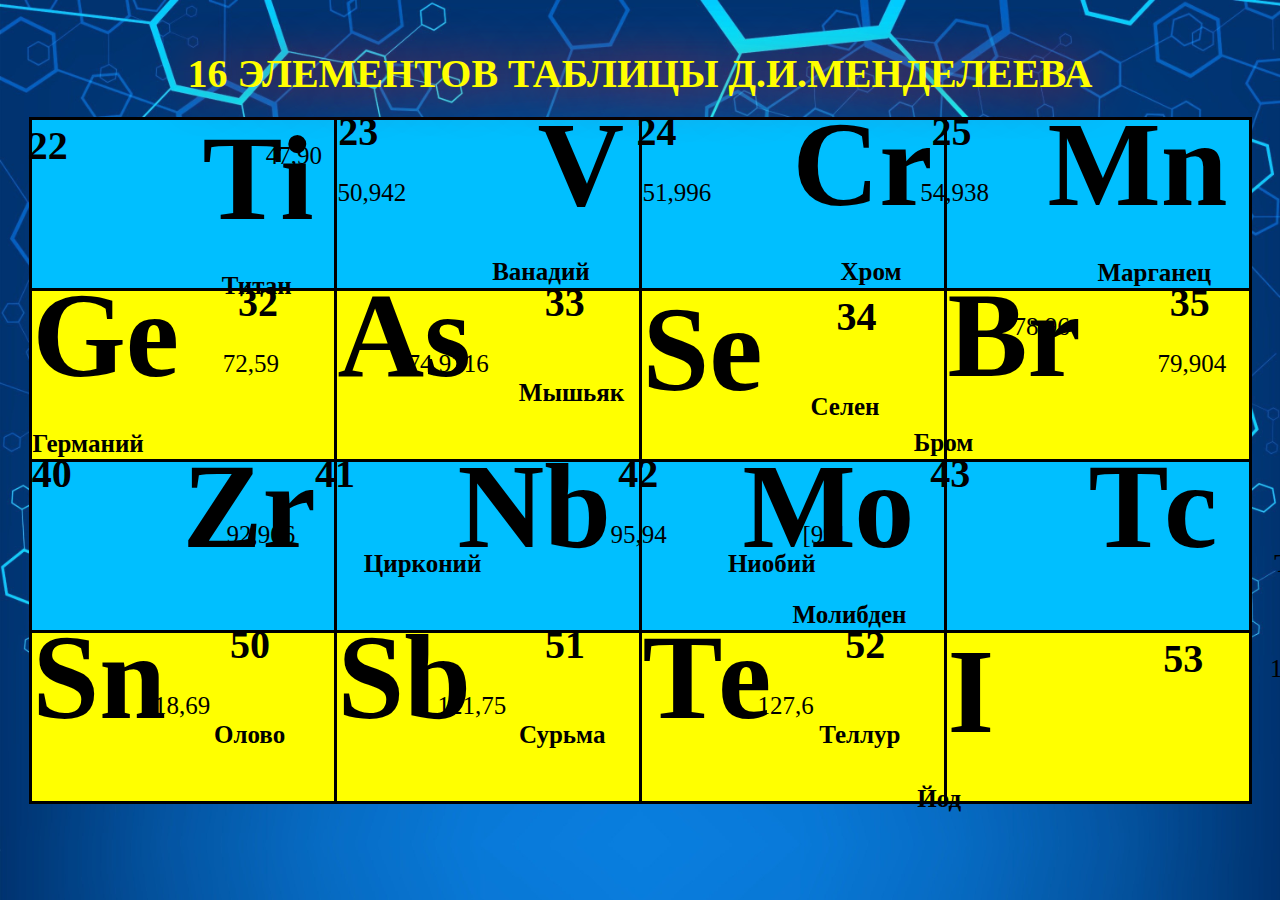
<file: 27-01.10.2021/image.html>
<!DOCTYPE html>
<html lang="en">
<head>
    <meta charset="UTF-8">
    <link rel="stylesheet" href="styles/styles-table.css">
    <title>Table</title>
</head>
<body>
<table class="my_table" align="center">
    <caption class="caption">16 ЭЛЕМЕНТОВ ТАБЛИЦЫ Д.И.МЕНДЕЛЕЕВА</caption>
    <tr class="first_line">
        <td>
            <a href=https://ru.wikipedia.org/wiki/%D0%A2%D0%B8%D1%82%D0%B0%D0%BD_(%D1%8D%D0%BB%D0%B5%D0%BC%D0%B5%D0%BD%D1%82)
               style="text-decoration: none">
                <span class="element1">Ti</span>
                <span class="number1">22</span>
                <span class="name1">Титан</span>
                <span class="weight1">47,90</span>
        </td>
        <td>
            <a href=https://ru.wikipedia.org/wiki/%D0%92%D0%B0%D0%BD%D0%B0%D0%B4%D0%B8%D0%B9
               style="text-decoration: none">
                <span class="element2">V</span>
                <span class="number2">23</span>
                <span class="name2">Ванадий</span>
                <span class="weight2">50,942</span>
        </td>
        <td>
            <a href=https://ru.wikipedia.org/wiki/%D0%A5%D1%80%D0%BE%D0%BC style="text-decoration: none">
                <span class="element3">Cr</span>
                <span class="number3">24</span>
                <span class="name3">Хром</span>
                <span class="weight3">51,996</span>
        </td>
        <td>
            <a href=https://ru.wikipedia.org/wiki/%D0%9C%D0%B0%D1%80%D0%B3%D0%B0%D0%BD%D0%B5%D1%86
               style="text-decoration: none">
                <span class="element4">Mn</span>
                <span class="number4">25</span>
                <span class="name4">Марганец</span>
                <span class="weight4">54,938</span>
        </td>
    </tr>
    <tr class="second_line">
        <td>
            <a href=https://ru.wikipedia.org/wiki/%D0%93%D0%B5%D1%80%D0%BC%D0%B0%D0%BD%D0%B8%D0%B9
               style="text-decoration: none">
                <span class="element5">Ge</span>
                <span class="number5">32</span>
                <span class="name5">Германий</span>
                <span class="weight5">72,59</span>
        </td>
        <td>
            <a href=https://ru.wikipedia.org/wiki/%D0%9C%D1%8B%D1%88%D1%8C%D1%8F%D0%BA style="text-decoration: none">
                <span class="element6">As</span>
                <span class="number6">33</span>
                <span class="name6">Мышьяк</span>
                <span class="weight6">74,9216</span>
        </td>
        <td>
            <a href=https://ru.wikipedia.org/wiki/%D0%A1%D0%B5%D0%BB%D0%B5%D0%BD style="text-decoration: none">
                <span class="element7">Se</span>
                <span class="number7">34</span>
                <span class="name7">Селен</span>
                <span class="weight7">78,96</span>
        </td>
        <td>
            <a href=https://ru.wikipedia.org/wiki/%D0%91%D1%80%D0%BE%D0%BC style="text-decoration: none">
                <span class="element8">Br</span>
                <span class="number8">35</span>
                <span class="name8">Бром</span>
                <span class="weight8">79,904</span>
        </td>
    </tr>
    <tr class="third_line">
        <td>
            <a href=https://ru.wikipedia.org/wiki/%D0%A6%D0%B8%D1%80%D0%BA%D0%BE%D0%BD%D0%B8%D0%B9
               style="text-decoration: none">
                <span class="element9">Zr</span>
                <span class="number9">40</span>
                <span class="name9">Цирконий</span>
                <span class="weight9">90,22</span>
        </td>
        <td>
            <a href=https://ru.wikipedia.org/wiki/%D0%9D%D0%B8%D0%BE%D0%B1%D0%B8%D0%B9 style="text-decoration: none">
                <span class="element10">Nb</span>
                <span class="number10">41</span>
                <span class="name10">Ниобий</span>
                <span class="weight10">92,906</span>
        </td>
        <td>
            <a href=https://ru.wikipedia.org/wiki/%D0%9C%D0%BE%D0%BB%D0%B8%D0%B1%D0%B4%D0%B5%D0%BD
               style="text-decoration: none">
                <span class="element11">Мо</span>
                <span class="number11">42</span>
                <span class="name11">Молибден</span>
                <span class="weight11">95,94</span>
        </td>
        <td>
            <a href=https://ru.wikipedia.org/wiki/%D0%A2%D0%B5%D1%85%D0%BD%D0%B5%D1%86%D0%B8%D0%B9
               style="text-decoration: none">
                <span class="element12">Тс</span>
                <span class="number12">43</span>
                <span class="name12">Технеций</span>
                <span class="weight12">[99]</span>
        </td>
    </tr>
    <tr class="fourth_line">
        <td>
            <a href=https://ru.wikipedia.org/wiki/%D0%9E%D0%BB%D0%BE%D0%B2%D0%BE style="text-decoration: none">
                <span class="element13">Sn</span>
                <span class="number13">50</span>
                <span class="name13">Олово</span>
                <span class="weight13">118,69</span>
        </td>
        <td>
            <a href=https://ru.wikipedia.org/wiki/%D0%A1%D1%83%D1%80%D1%8C%D0%BC%D0%B0 style="text-decoration: none">
                <span class="element14">Sb</span>
                <span class="number14">51</span>
                <span class="name14">Сурьма</span>
                <span class="weight14">121,75</span>
        </td>
        <td>
            <a href=https://ru.wikipedia.org/wiki/%D0%A2%D0%B5%D0%BB%D0%BB%D1%83%D1%80 style="text-decoration: none">
                <span class="element15">Те</span>
                <span class="number15">52</span>
                <span class="name15">Теллур</span>
                <span class="weight15">127,6</span>
        </td>
        <td>
            <a href=https://ru.wikipedia.org/wiki/%D0%98%D0%BE%D0%B4 style="text-decoration: none">
                <span class="element16">I</span>
                <span class="number16">53</span>
                <span class="name16">Йод</span>
                <span class="weight16">126,9044</span>
        </td>
    </tr>
</table>
</body>
</html>
</file>
<file: 27-01.10.2021/styles/styles-table.css>
body {
    background-image: url("../images/Chemical.jpg");
    background-size: cover;
}

span {
    color: black;
}

.caption {
    font: bold calc(40px) Verdana, cursive;
    color: yellow;
    text-shadow: 0 0 50px red;
    padding-bottom: 20px;
}

.first_line, .third_line {
    background-color: deepskyblue;
}

.second_line, .fourth_line {
    background-color: yellow;
}

.first_line td:hover {
    transition: all .3s;
}

.first_line td:hover {
    background-color: #ccc;
}

.second_line td:hover {
    -webkit-transform: scale(0.7);
    -ms-transform: scale(0.7);
    transform: scale(0.7);
}

.third_line td:hover {
    -webkit-transform: scale(1.2);
    -ms-transform: scale(1.2);
    transform: scale(1.2);
}

.fourth_line td:hover {
    -webkit-transform: rotateZ(20deg);
    -ms-transform: rotateZ(20deg);
    transform: rotateZ(20deg);
}

.my_table, tr, td {
    border: 3px solid black;
    border-collapse: collapse;
    margin-top: 50px;
}

td {
    width: 300px;
}

.element1, .element2, .element3, .element4, .element5, .element6, .element7, .element8,
.element9, .element10, .element11, .element12, .element13, .element14, .element15, .element16 {
    font: bold calc(120px) Verdana;
    position: relative;
}

.number1, .number2, .number3, .number4, .number5, .number6, .number7, .number8,
.number9, .number10, .number11, .number12, .number13, .number14, .number15, .number16 {
    font: bold calc(40px) Verdana;
    position: relative;
}

.name1, .name2, .name3, .name4, .name5, .name6, .name7, .name8,
.name9, .name10, .name11, .name12, .name13, .name14, .name15, .name16 {
    font: bold calc(25px) Verdana;
    position: relative;
}

.weight1, .weight2, .weight3, .weight4, .weight5, .weight6, .weight7, .weight8,
.weight9, .weight10, .weight11, .weight12, .weight13, .weight14, .weight15, .weight16 {
    font: calc(25px) Verdana;
    position: relative;
}

.element5, .element6, .element7, .element8, .element13, .element14, .element15, .element16 {
    bottom: 25px;
}

.element1 {
    bottom: 25px;
    left: 170px;
}

.number1 {
    bottom: 85px;
    right: 120px;
}

.name1 {
    left: 30px;
    top: 50px;
}

.weight1 {
    bottom: 80px;
    left: 0;
}

.element2 {
    bottom: 25px;
    left: 200px;
}

.number2 {
    bottom: 85px;
    right: 90px;
}

.name2 {
    left: 20px;
    top: 50px;
}

.weight2 {
    bottom: 80px;
}

.element3 {
    bottom: 25px;
    left: 150px;
}

.number3 {
    bottom: 85px;
    right: 150px;
}

.name3 {
    left: 10px;
    top: 50px;
}

.weight3 {
    bottom: 80px;
}

.element4 {
    bottom: 25px;
    left: 100px;
}

.number4 {
    bottom: 85px;
    right: 200px;
}

.name4 {
    left: 150px;
}

.weight4 {
    bottom: 80px;
    right: 145px;
}

.number5 {
    bottom: 85px;
    left: 55px;
}

.weight5 {
    bottom: 80px;
    left: 75px;
}

.number6 {
    bottom: 85px;
    left: 70px;
}

.weight6 {
    bottom: 80px;
    left: 70px;
}

.number7 {
    bottom: 85px;
    left: 70px;
}

.weight7 {
    bottom: 80px;
    left: 130px;
}

.number8 {
    bottom: 85px;
    left: 85px;
}

.name8 {
    top: 50px;
    right: 215px;
}

.weight8 {
    bottom: 80px;
    left: 210px;
}

.element9 {
    bottom: 25px;
    left: 150px;
}

.number9 {
    bottom: 85px;
    right: 46%;
}

.name9 {
    left: 50%;
}

.weight9 {
    bottom: 80px;
    right: 49%;
}

.element10 {
    bottom: 25px;
    left: 40%;
}

.number10 {
    bottom: 85px;
    right: 60%;
}

.name10 {
    left: 63%;
}

.weight10 {
    bottom: 80px;
    right: 37%;
}

.element11 {
    bottom: 25px;
    left: 100px;
}

.number11 {
    bottom: 85px;
    right: 200px;
}

.name11 {
    left: 50%;
}

.weight11 {
    bottom: 80px;
    right: 50%;
}

.element12 {
    bottom: 25px;
    left: 47%;
}

.number12 {
    bottom: 85px;
    right: 50%;
}

.name12 {
    left: 150px;
}

.weight12 {
    bottom: 80px;
    right: 145px;
}

.number13 {
    bottom: 85px;
    left: 60px;
}

.weight13 {
    bottom: 80px;
    left: 110px;
}

.number14 {
    bottom: 85px;
    left: 70px;
}

.weight14 {
    bottom: 80px;
    left: 100px;
}

.number15 {
    bottom: 85px;
    left: 70px;
}

.weight15 {
    bottom: 80px;
    left: 115px;
}

.number16 {
    bottom: 85px;
    left: 165px;
}

.name16 {
    top: 50px;
    right: 125px;
}

.weight16 {
    bottom: 80px;
    left: 180px;
}
</file>
